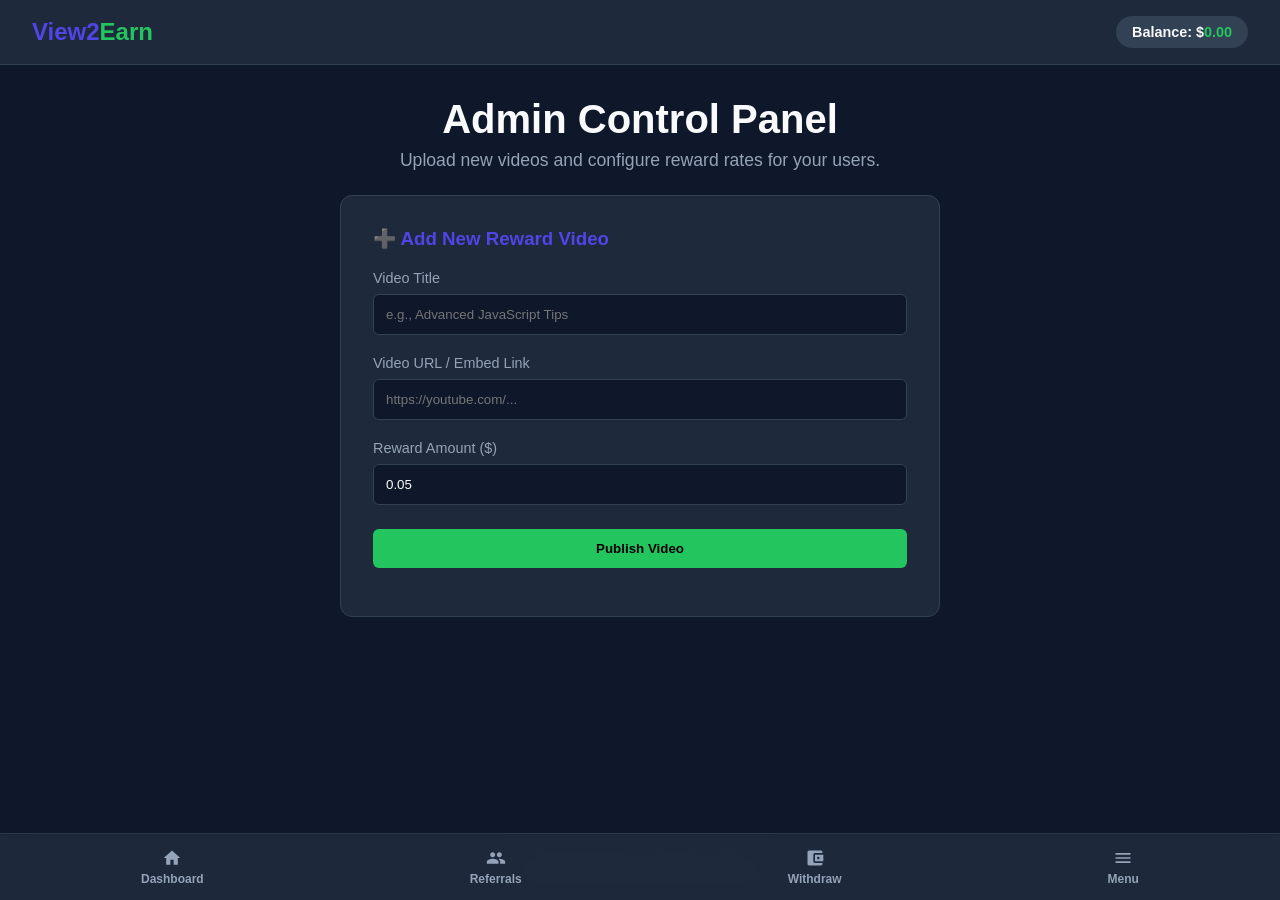
<file: admin.html>
<!DOCTYPE html>
<html lang="en">
<head>
    <meta charset="UTF-8">
    <meta name="viewport" content="width=device-width, initial-scale=1.0">
    <title>View2Earn - Admin Panel</title>
    <link rel="stylesheet" href="style.css">
</head>
<body>

        <header>
        <div class="logo">View2<span>Earn</span></div>
        <div class="wallet-badge">Balance: $<span id="balance">0.00</span></div>
    </header>


    <main>
        <div class="hero" style="margin-bottom: 1.5rem;">
            <h1>Admin Control Panel</h1>
            <p>Upload new videos and configure reward rates for your users.</p>
        </div>

        <div style="max-width: 600px; margin: 0 auto; background-color: var(--card-bg); padding: 2rem; border-radius: 12px; border: 1px solid #334155; margin-bottom: 2rem;">
            <h3 style="margin-bottom: 1.25rem; color: var(--primary);">➕ Add New Reward Video</h3>
            
            <div style="margin-bottom: 1.25rem;">
                <label style="display: block; margin-bottom: 0.5rem; font-size: 0.9rem; color: var(--text-muted);">Video Title</label>
                <input type="text" id="admin-title" placeholder="e.g., Advanced JavaScript Tips" style="width: 100%; padding: 0.75rem; border-radius: 6px; background-color: #0f172a; color: white; border: 1px solid #334155;">
            </div>

            <div style="margin-bottom: 1.25rem;">
                <label style="display: block; margin-bottom: 0.5rem; font-size: 0.9rem; color: var(--text-muted);">Video URL / Embed Link</label>
                <input type="text" id="admin-url" placeholder="https://youtube.com/..." style="width: 100%; padding: 0.75rem; border-radius: 6px; background-color: #0f172a; color: white; border: 1px solid #334155;">
            </div>

            <div style="margin-bottom: 1.5rem;">
                <label style="display: block; margin-bottom: 0.5rem; font-size: 0.9rem; color: var(--text-muted);">Reward Amount ($)</label>
                <input type="number" id="admin-reward" step="0.01" value="0.05" style="width: 100%; padding: 0.75rem; border-radius: 6px; background-color: #0f172a; color: white; border: 1px solid #334155;">
            </div>

            <button onclick="addNewVideo()" class="watch-btn" style="background-color: var(--accent); color: #000;">Publish Video</button>
            <p id="admin-msg" style="text-align: center; margin-top: 1rem; font-size: 0.85rem;"></p>
        </div>
    </main>

        <!-- Bottom Navigation Bar with SVG Icons -->
    <nav class="bottom-nav">
        <a href="index.html" class="bottom-nav-item">
            <svg style="width: 20px; height: 20px; fill: currentColor;" viewBox="0 0 24 24"><path d="M10 20v-6h4v6h5v-8h3L12 3 2 12h3v8z"/></svg>
            Dashboard
        </a>
        <a href="referrals.html" class="bottom-nav-item">
            <svg style="width: 20px; height: 20px; fill: currentColor;" viewBox="0 0 24 24"><path d="M16 11c1.66 0 2.99-1.34 2.99-3S17.66 5 16 5c-1.66 0-3 1.34-3 3s1.34 3 3 3zm-8 0c1.66 0 2.99-1.34 2.99-3S9.66 5 8 5C6.34 5 5 6.34 5 8s1.34 3 3 3zm0 2c-2.33 0-7 1.17-7 3.5V19h14v-2.5c0-2.33-4.67-3.5-7-3.5zm8 0c-.29 0-.62.02-.97.05 1.16.84 1.97 1.97 1.97 3.45V19h6v-2.5c0-2.33-4.67-3.5-7-3.5z"/></svg>
            Referrals
        </a>
        <a href="payout.html" class="bottom-nav-item">
            <svg style="width: 20px; height: 20px; fill: currentColor;" viewBox="0 0 24 24"><path d="M21 18v1c0 1.1-.9 2-2 2H5c-1.11 0-2-.9-2-2V5c0-1.1.89-2 2-2h14c1.1 0 2 .9 2 2v1h-9c-1.11 0-2 .9-2 2v8c0 1.1.89 2 2 2h9zm-9-2h10V8H12v8zm4-2.5c-.83 0-1.5-.67-1.5-1.5s.67-1.5 1.5-1.5 1.5.67 1.5 1.5-.67 1.5-1.5 1.5z"/></svg>
            Withdraw
        </a>
        <a href="menu.html" class="bottom-nav-item">
            <!-- Menu Hamburger SVG Icon -->
            <svg style="width: 20px; height: 20px; fill: currentColor;" viewBox="0 0 24 24"><path d="M3 18h18v-2H3v2zm0-5h18v-2H3v2zm0-7v2h18V6H3z"/></svg>
            Menu
        </a>
    </nav>

    <footer>
        <p>&copy; 2026 View2Earn. All rights reserved.</p>
    </footer>

    <script>
        let balance = parseFloat(localStorage.getItem('userBalance')) || 0.00;
        document.getElementById('balance').innerText = balance.toFixed(2);

        function addNewVideo() {
            const title = document.getElementById('admin-title').value;
            const url = document.getElementById('admin-url').value;
            const reward = document.getElementById('admin-reward').value;
            const msg = document.getElementById('admin-msg');

            if (!title || !url) {
                msg.style.color = "#ef4444";
                msg.innerText = "Please fill in all video details.";
                return;
            }

            // Save video to local storage list so index.html can load it dynamically
            let customVideos = JSON.parse(localStorage.getItem('customVideos')) || [];
            customVideos.push({ title, url, reward: parseFloat(reward).toFixed(2) });
            localStorage.setItem('customVideos', JSON.stringify(customVideos));

            msg.style.color = "#22c55e";
            msg.innerText = "Success! Video published to the platform.";
            
            document.getElementById('admin-title').value = '';
            document.getElementById('admin-url').value = '';
        }
    </script>
</body>
</html>
</file>
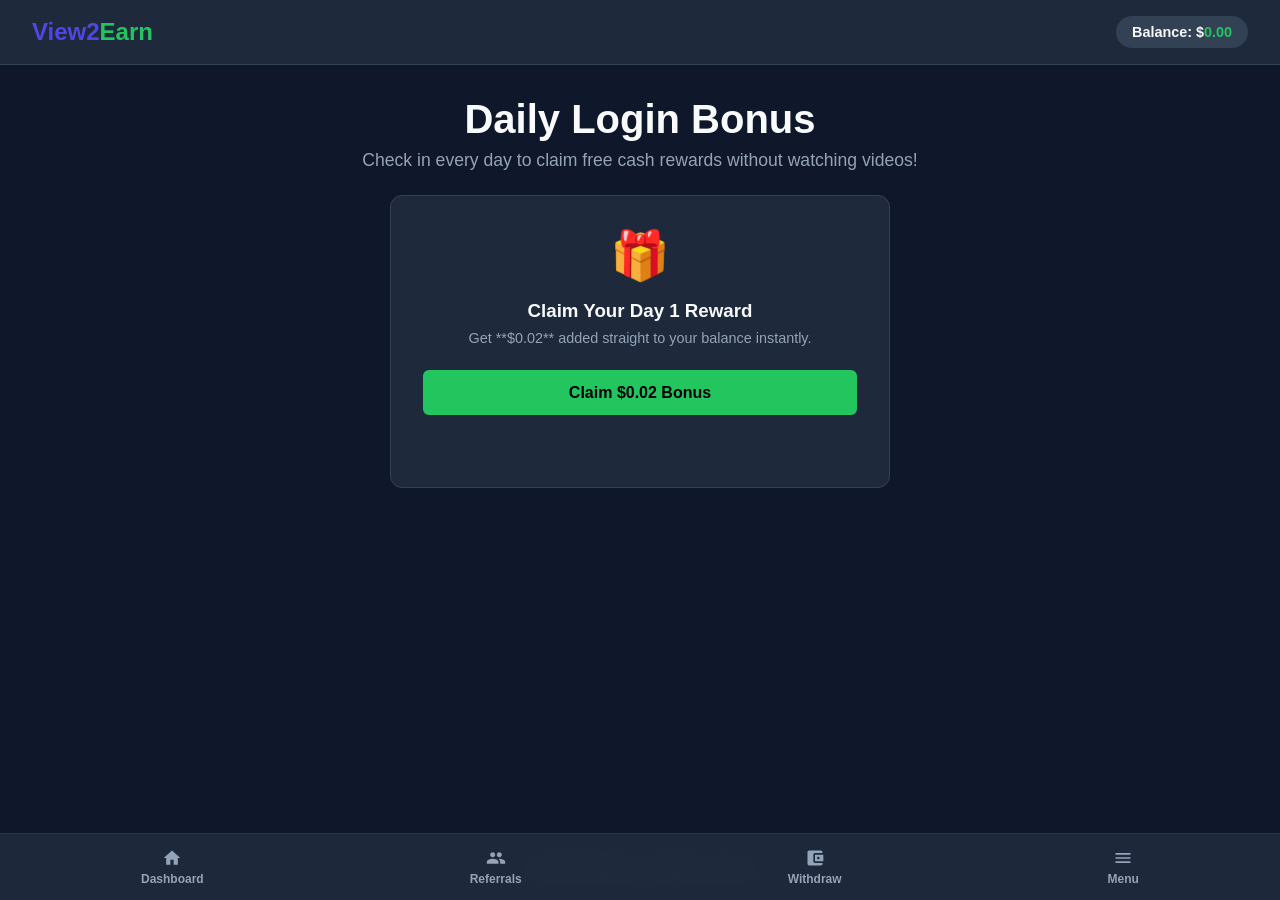
<file: bonus.html>
<!DOCTYPE html>
<html lang="en">
<head>
    <meta charset="UTF-8">
    <meta name="viewport" content="width=device-width, initial-scale=1.0">
    <title>View2Earn - Daily Bonus</title>
    <link rel="stylesheet" href="style.css">
</head>
<body>

        <header>
        <div class="logo">View2<span>Earn</span></div>
        <div class="wallet-badge">Balance: $<span id="balance">0.00</span></div>
    </header>


    <main>
        <div class="hero" style="margin-bottom: 1.5rem;">
            <h1>Daily Login Bonus</h1>
            <p>Check in every day to claim free cash rewards without watching videos!</p>
        </div>

        <div style="max-width: 500px; margin: 0 auto; background-color: var(--card-bg); padding: 2rem; border-radius: 12px; border: 1px solid #334155; text-align: center;">
            <div style="font-size: 3rem; margin-bottom: 1rem;">🎁</div>
            <h3 style="margin-bottom: 0.5rem; color: var(--text);">Claim Your Day 1 Reward</h3>
            <p style="color: var(--text-muted); font-size: 0.9rem; margin-bottom: 1.5rem;">Get **$0.02** added straight to your balance instantly.</p>
            
            <button id="claim-btn" onclick="claimDailyBonus()" class="watch-btn" style="background-color: var(--accent); color: #000; font-size: 1rem; padding: 0.85rem;">Claim $0.02 Bonus</button>
            <p id="bonus-msg" style="margin-top: 1rem; font-size: 0.85rem; height: 1.5rem;"></p>
        </div>
    </main>

        <!-- Bottom Navigation Bar with SVG Icons -->
    <nav class="bottom-nav">
        <a href="index.html" class="bottom-nav-item">
            <svg style="width: 20px; height: 20px; fill: currentColor;" viewBox="0 0 24 24"><path d="M10 20v-6h4v6h5v-8h3L12 3 2 12h3v8z"/></svg>
            Dashboard
        </a>
        <a href="referrals.html" class="bottom-nav-item">
            <svg style="width: 20px; height: 20px; fill: currentColor;" viewBox="0 0 24 24"><path d="M16 11c1.66 0 2.99-1.34 2.99-3S17.66 5 16 5c-1.66 0-3 1.34-3 3s1.34 3 3 3zm-8 0c1.66 0 2.99-1.34 2.99-3S9.66 5 8 5C6.34 5 5 6.34 5 8s1.34 3 3 3zm0 2c-2.33 0-7 1.17-7 3.5V19h14v-2.5c0-2.33-4.67-3.5-7-3.5zm8 0c-.29 0-.62.02-.97.05 1.16.84 1.97 1.97 1.97 3.45V19h6v-2.5c0-2.33-4.67-3.5-7-3.5z"/></svg>
            Referrals
        </a>
        <a href="payout.html" class="bottom-nav-item">
            <svg style="width: 20px; height: 20px; fill: currentColor;" viewBox="0 0 24 24"><path d="M21 18v1c0 1.1-.9 2-2 2H5c-1.11 0-2-.9-2-2V5c0-1.1.89-2 2-2h14c1.1 0 2 .9 2 2v1h-9c-1.11 0-2 .9-2 2v8c0 1.1.89 2 2 2h9zm-9-2h10V8H12v8zm4-2.5c-.83 0-1.5-.67-1.5-1.5s.67-1.5 1.5-1.5 1.5.67 1.5 1.5-.67 1.5-1.5 1.5z"/></svg>
            Withdraw
        </a>
        <a href="menu.html" class="bottom-nav-item">
            <!-- Menu Hamburger SVG Icon -->
            <svg style="width: 20px; height: 20px; fill: currentColor;" viewBox="0 0 24 24"><path d="M3 18h18v-2H3v2zm0-5h18v-2H3v2zm0-7v2h18V6H3z"/></svg>
            Menu
        </a>
    </nav>

    <footer>
        <p>&copy; 2026 View2Earn. All rights reserved.</p>
    </footer>

    <script>
        let balance = parseFloat(localStorage.getItem('userBalance')) || 0.00;
        document.getElementById('balance').innerText = balance.toFixed(2);

        // Check if already claimed today
        let lastClaimDate = localStorage.getItem('lastClaimDate');
        let today = new Date().toDateString();
        
        if (lastClaimDate === today) {
            disableClaimButton();
        }

        function claimDailyBonus() {
            if (lastClaimDate === today) return;

            balance += 0.02;
            localStorage.setItem('userBalance', balance);
            localStorage.setItem('lastClaimDate', today);
            
            document.getElementById('balance').innerText = balance.toFixed(2);

            // Add to history log
            let history = JSON.parse(localStorage.getItem('userHistory')) || [];
            history.unshift({ title: "Daily Login Bonus", type: "earned", amount: "0.02", date: "Today" });
            localStorage.setItem('userHistory', JSON.stringify(history));

            disableClaimButton();
            
            const msg = document.getElementById('bonus-msg');
            msg.style.color = "#22c55e";
            msg.innerText = "Success! $0.02 added to your wallet.";
        }

        function disableClaimButton() {
            const btn = document.getElementById('claim-btn');
            btn.disabled = true;
            btn.style.backgroundColor = "#334155";
            btn.style.color = "#94a3b8";
            btn.innerText = "Already Claimed Today!";
        }
    </script>
</body>
</html>
</file>
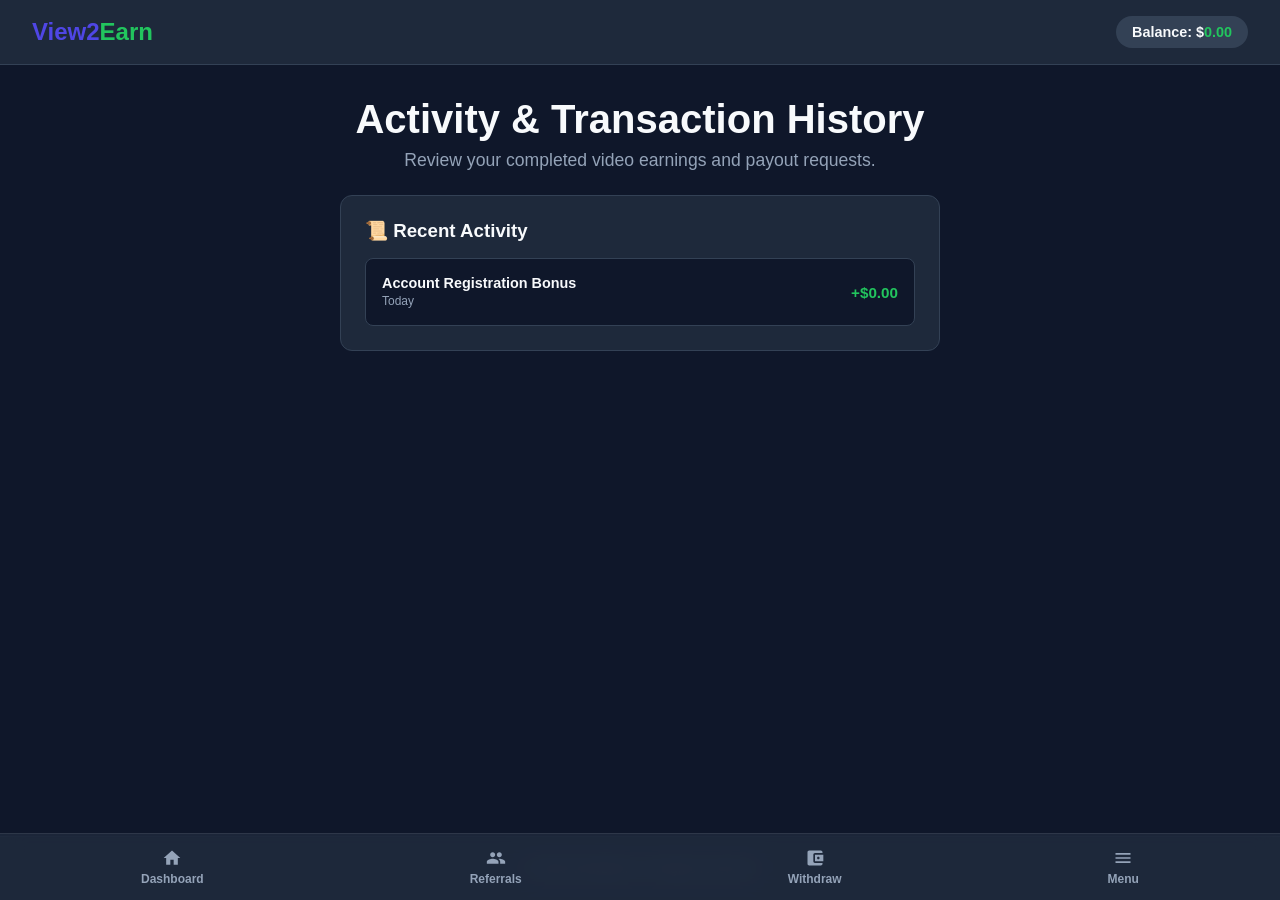
<file: history.html>
<!DOCTYPE html>
<html lang="en">
<head>
    <meta charset="UTF-8">
    <meta name="viewport" content="width=device-width, initial-scale=1.0">
    <title>View2Earn - History & Ledger</title>
    <link rel="stylesheet" href="style.css">
</head>
<body>

        <header>
        <div class="logo">View2<span>Earn</span></div>
        <div class="wallet-badge">Balance: $<span id="balance">0.00</span></div>
    </header>

    <main>
        <div class="hero" style="margin-bottom: 1.5rem;">
            <h1>Activity & Transaction History</h1>
            <p>Review your completed video earnings and payout requests.</p>
        </div>

        <div style="max-width: 600px; margin: 0 auto; background-color: var(--card-bg); padding: 1.5rem; border-radius: 12px; border: 1px solid #334155;">
            <h3 style="margin-bottom: 1rem; color: var(--text);">📜 Recent Activity</h3>
            
            <div id="history-list" style="display: flex; flex-direction: column; gap: 0.75rem;">
                <!-- History items will load here dynamically -->
                <div style="padding: 1rem; background-color: #0f172a; border-radius: 8px; border: 1px solid #334155; display: flex; justify-content: space-between; align-items: center;">
                    <div>
                        <strong style="font-size: 0.9rem; display: block; color: var(--text);">Welcome Bonus</strong>
                        <span style="font-size: 0.75rem; color: var(--text-muted);">Account Created</span>
                    </div>
                    <span style="color: var(--accent); font-weight: bold; font-size: 0.95rem;">+$0.00</span>
                </div>
            </div>
        </div>
    </main>

        <!-- Bottom Navigation Bar with SVG Icons -->
    <nav class="bottom-nav">
        <a href="index.html" class="bottom-nav-item">
            <svg style="width: 20px; height: 20px; fill: currentColor;" viewBox="0 0 24 24"><path d="M10 20v-6h4v6h5v-8h3L12 3 2 12h3v8z"/></svg>
            Dashboard
        </a>
        <a href="referrals.html" class="bottom-nav-item">
            <svg style="width: 20px; height: 20px; fill: currentColor;" viewBox="0 0 24 24"><path d="M16 11c1.66 0 2.99-1.34 2.99-3S17.66 5 16 5c-1.66 0-3 1.34-3 3s1.34 3 3 3zm-8 0c1.66 0 2.99-1.34 2.99-3S9.66 5 8 5C6.34 5 5 6.34 5 8s1.34 3 3 3zm0 2c-2.33 0-7 1.17-7 3.5V19h14v-2.5c0-2.33-4.67-3.5-7-3.5zm8 0c-.29 0-.62.02-.97.05 1.16.84 1.97 1.97 1.97 3.45V19h6v-2.5c0-2.33-4.67-3.5-7-3.5z"/></svg>
            Referrals
        </a>
        <a href="payout.html" class="bottom-nav-item">
            <svg style="width: 20px; height: 20px; fill: currentColor;" viewBox="0 0 24 24"><path d="M21 18v1c0 1.1-.9 2-2 2H5c-1.11 0-2-.9-2-2V5c0-1.1.89-2 2-2h14c1.1 0 2 .9 2 2v1h-9c-1.11 0-2 .9-2 2v8c0 1.1.89 2 2 2h9zm-9-2h10V8H12v8zm4-2.5c-.83 0-1.5-.67-1.5-1.5s.67-1.5 1.5-1.5 1.5.67 1.5 1.5-.67 1.5-1.5 1.5z"/></svg>
            Withdraw
        </a>
        <a href="menu.html" class="bottom-nav-item">
            <!-- Menu Hamburger SVG Icon -->
            <svg style="width: 20px; height: 20px; fill: currentColor;" viewBox="0 0 24 24"><path d="M3 18h18v-2H3v2zm0-5h18v-2H3v2zm0-7v2h18V6H3z"/></svg>
            Menu
        </a>
    </nav>

    <footer>
        <p>&copy; 2026 View2Earn. All rights reserved.</p>
    </footer>

    <script>
        let balance = parseFloat(localStorage.getItem('userBalance')) || 0.00;
        document.getElementById('balance').innerText = balance.toFixed(2);

        // Load transaction history from localStorage if available
        let history = JSON.parse(localStorage.getItem('userHistory')) || [
            { title: "Account Registration Bonus", type: "earned", amount: "0.00", date: "Today" }
        ];

        let historyContainer = document.getElementById('history-list');
        historyContainer.innerHTML = '';

        history.forEach(item => {
            let isPositive = item.type === 'earned';
            let color = isPositive ? 'var(--accent)' : '#ef4444';
            let sign = isPositive ? '+' : '-';

            historyContainer.innerHTML += `
                <div style="padding: 1rem; background-color: #0f172a; border-radius: 8px; border: 1px solid #334155; display: flex; justify-content: space-between; align-items: center;">
                    <div>
                        <strong style="font-size: 0.9rem; display: block; color: var(--text);">${item.title}</strong>
                        <span style="font-size: 0.75rem; color: var(--text-muted);">${item.date || 'Recent'}</span>
                    </div>
                    <span style="color: ${color}; font-weight: bold; font-size: 0.95rem;">${sign}$${item.amount}</span>
                </div>
            `;
        });
    </script>
</body>
</html>
</file>
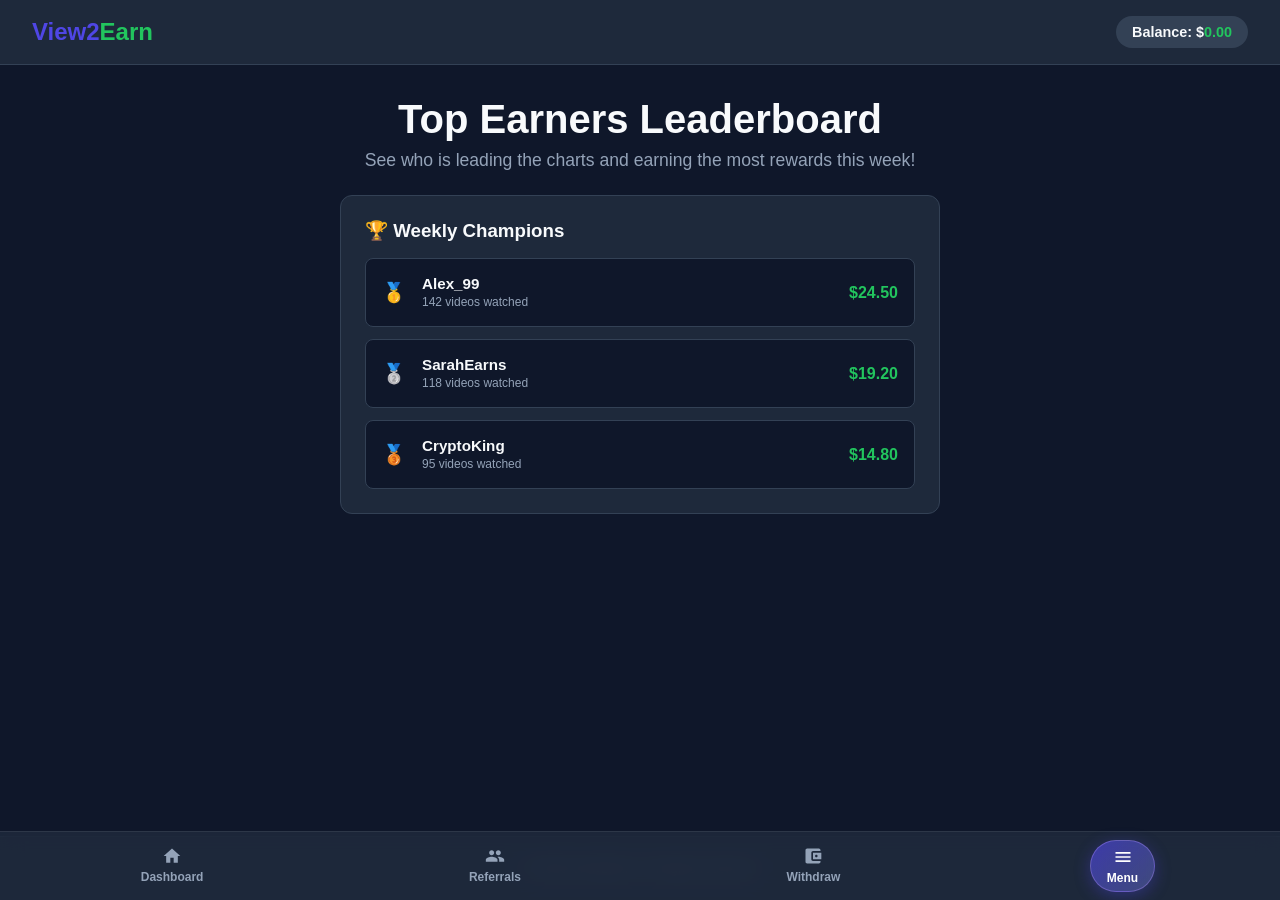
<file: leaderboard.html>
<!DOCTYPE html>
<html lang="en">
<head>
    <meta charset="UTF-8">
    <meta name="viewport" content="width=device-width, initial-scale=1.0">
    <title>View2Earn - Leaderboard</title>
    <link rel="stylesheet" href="style.css">
</head>
<body>

    <header>
        <div class="logo">View2<span>Earn</span></div>
        <div class="wallet-badge">Balance: $<span id="balance">0.00</span></div>
    </header>

    <main>
        <div class="hero" style="margin-bottom: 1.5rem;">
            <h1>Top Earners Leaderboard</h1>
            <p>See who is leading the charts and earning the most rewards this week!</p>
        </div>

        <div style="max-width: 600px; margin: 0 auto; background-color: var(--card-bg); padding: 1.5rem; border-radius: 12px; border: 1px solid #334155;">
            <h3 style="margin-bottom: 1rem; color: var(--text);">🏆 Weekly Champions</h3>
            
            <div style="display: flex; flex-direction: column; gap: 0.75rem;">
                <!-- Rank 1 -->
                <div style="padding: 1rem; background-color: #0f172a; border-radius: 8px; border: 1px solid #334155; display: flex; justify-content: space-between; align-items: center;">
                    <div style="display: flex; align-items: center; gap: 1rem;">
                        <span style="font-size: 1.2rem; font-weight: bold; color: #eab308;">🥇</span>
                        <div>
                            <strong style="font-size: 0.95rem; display: block; color: var(--text);">Alex_99</strong>
                            <span style="font-size: 0.75rem; color: var(--text-muted);">142 videos watched</span>
                        </div>
                    </div>
                    <span style="color: var(--accent); font-weight: bold; font-size: 1rem;">$24.50</span>
                </div>

                <!-- Rank 2 -->
                <div style="padding: 1rem; background-color: #0f172a; border-radius: 8px; border: 1px solid #334155; display: flex; justify-content: space-between; align-items: center;">
                    <div style="display: flex; align-items: center; gap: 1rem;">
                        <span style="font-size: 1.2rem; font-weight: bold; color: #94a3b8;">🥈</span>
                        <div>
                            <strong style="font-size: 0.95rem; display: block; color: var(--text);">SarahEarns</strong>
                            <span style="font-size: 0.75rem; color: var(--text-muted);">118 videos watched</span>
                        </div>
                    </div>
                    <span style="color: var(--accent); font-weight: bold; font-size: 1rem;">$19.20</span>
                </div>

                <!-- Rank 3 -->
                <div style="padding: 1rem; background-color: #0f172a; border-radius: 8px; border: 1px solid #334155; display: flex; justify-content: space-between; align-items: center;">
                    <div style="display: flex; align-items: center; gap: 1rem;">
                        <span style="font-size: 1.2rem; font-weight: bold; color: #b45309;">🥉</span>
                        <div>
                            <strong style="font-size: 0.95rem; display: block; color: var(--text);">CryptoKing</strong>
                            <span style="font-size: 0.75rem; color: var(--text-muted);">95 videos watched</span>
                        </div>
                    </div>
                    <span style="color: var(--accent); font-weight: bold; font-size: 1rem;">$14.80</span>
                </div>
            </div>
        </div>
    </main>

    <!-- Bottom Navigation Bar with SVG Icons -->
    <nav class="bottom-nav">
        <a href="index.html" class="bottom-nav-item">
            <svg style="width: 20px; height: 20px; fill: currentColor;" viewBox="0 0 24 24"><path d="M10 20v-6h4v6h5v-8h3L12 3 2 12h3v8z"/></svg>
            Dashboard
        </a>
        <a href="referrals.html" class="bottom-nav-item">
            <svg style="width: 20px; height: 20px; fill: currentColor;" viewBox="0 0 24 24"><path d="M16 11c1.66 0 2.99-1.34 2.99-3S17.66 5 16 5c-1.66 0-3 1.34-3 3s1.34 3 3 3zm-8 0c1.66 0 2.99-1.34 2.99-3S9.66 5 8 5C6.34 5 5 6.34 5 8s1.34 3 3 3zm0 2c-2.33 0-7 1.17-7 3.5V19h14v-2.5c0-2.33-4.67-3.5-7-3.5zm8 0c-.29 0-.62.02-.97.05 1.16.84 1.97 1.97 1.97 3.45V19h6v-2.5c0-2.33-4.67-3.5-7-3.5z"/></svg>
            Referrals
        </a>
        <a href="payout.html" class="bottom-nav-item">
            <svg style="width: 20px; height: 20px; fill: currentColor;" viewBox="0 0 24 24"><path d="M21 18v1c0 1.1-.9 2-2 2H5c-1.11 0-2-.9-2-2V5c0-1.1.89-2 2-2h14c1.1 0 2 .9 2 2v1h-9c-1.11 0-2 .9-2 2v8c0 1.1.89 2 2 2h9zm-9-2h10V8H12v8zm4-2.5c-.83 0-1.5-.67-1.5-1.5s.67-1.5 1.5-1.5 1.5.67 1.5 1.5-.67 1.5-1.5 1.5z"/></svg>
            Withdraw
        </a>
        <a href="menu.html" class="bottom-nav-item active">
            <svg style="width: 20px; height: 20px; fill: currentColor;" viewBox="0 0 24 24"><path d="M3 18h18v-2H3v2zm0-5h18v-2H3v2zm0-7v2h18V6H3z"/></svg>
            Menu
        </a>
    </nav>

    <footer>
        <p>&copy; 2026 View2Earn. All rights reserved.</p>
    </footer>

    <script>
        let balance = parseFloat(localStorage.getItem('userBalance')) || 0.00;
        document.getElementById('balance').innerText = balance.toFixed(2);
    </script>
</body>
</html>
</file>
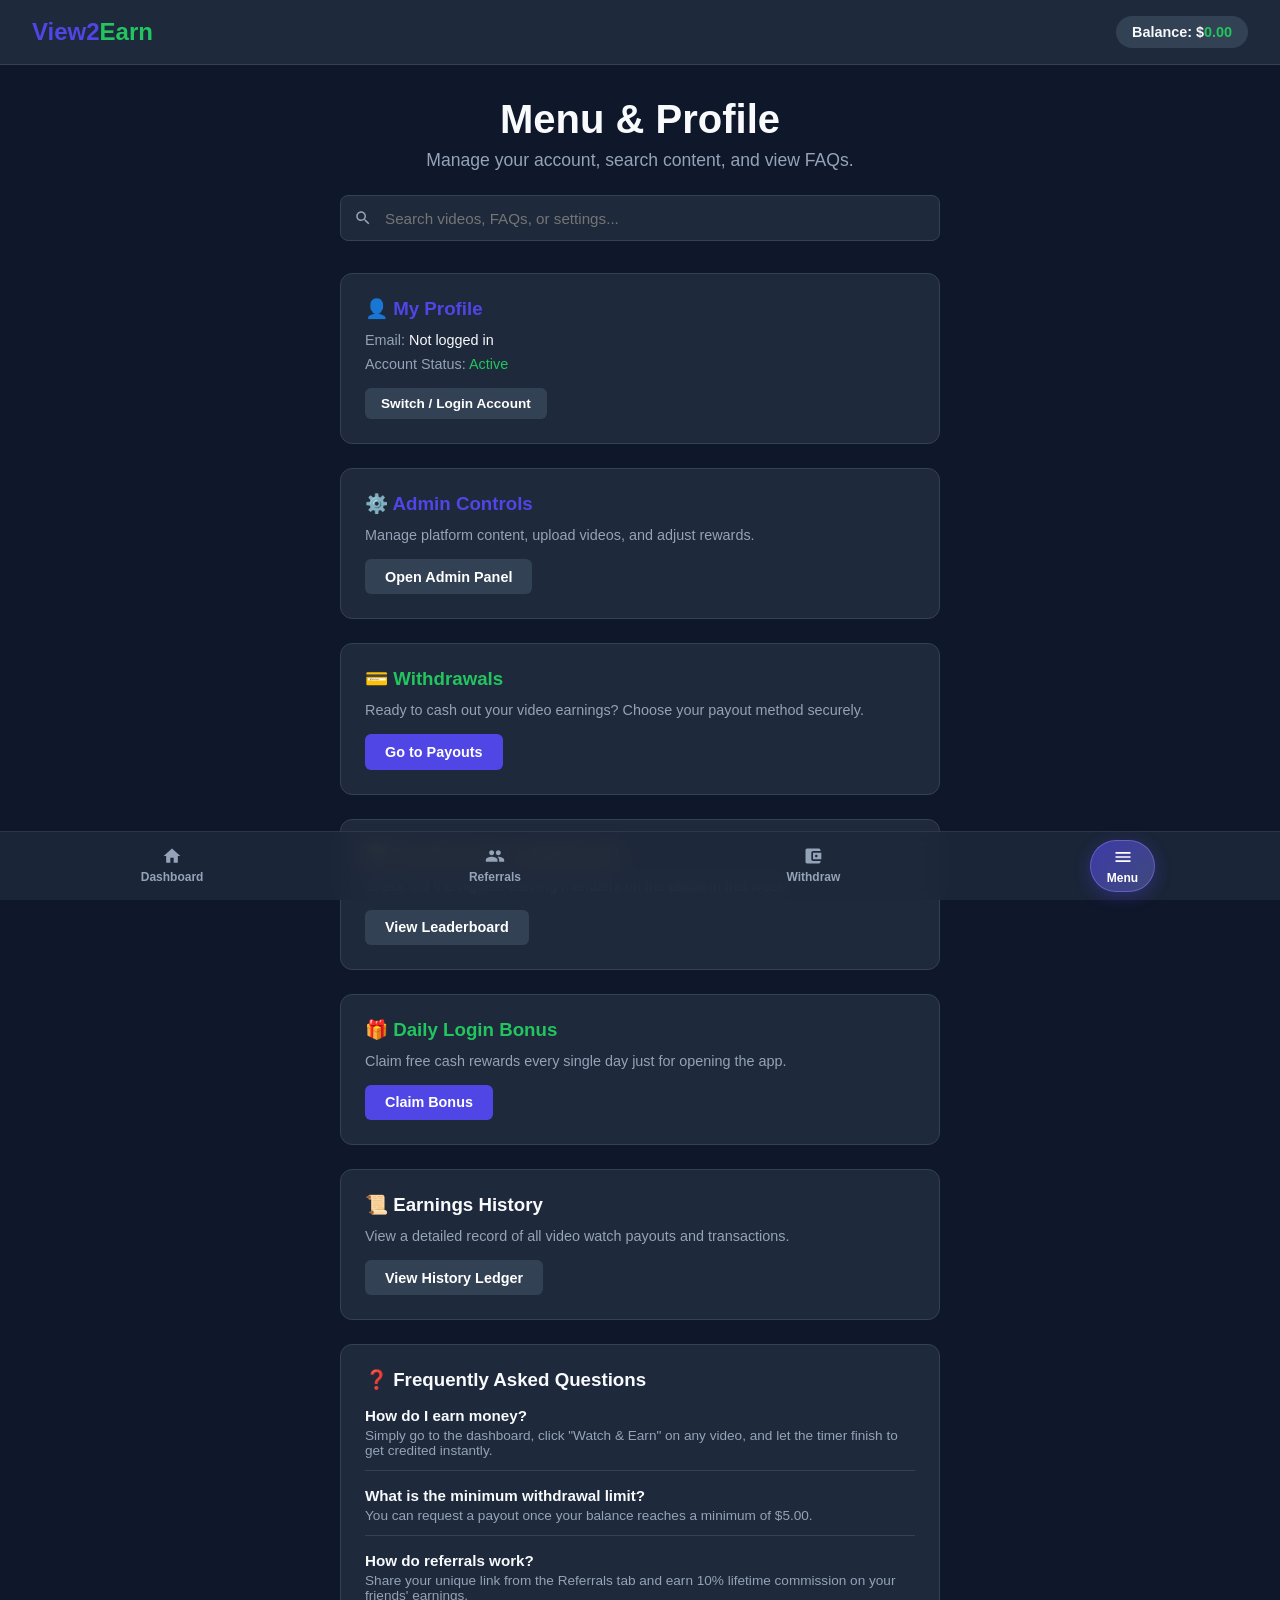
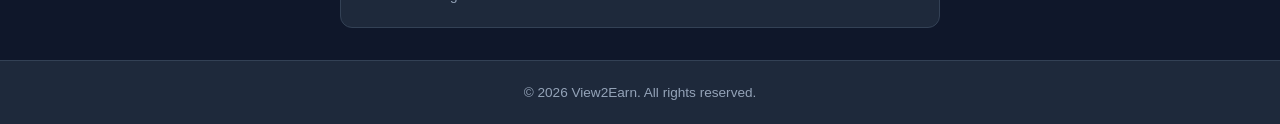
<file: menu.html>
<!DOCTYPE html>
<html lang="en">
<head>
    <meta charset="UTF-8">
    <meta name="viewport" content="width=device-width, initial-scale=1.0">
    <title>View2Earn - Menu & Profile</title>
    <link rel="stylesheet" href="style.css">
</head>
<body>

    <header>
        <div class="logo">View2<span>Earn</span></div>
        <div class="wallet-badge">Balance: $<span id="balance">0.00</span></div>
    </header>

    <main>
        <div class="hero" style="margin-bottom: 1.5rem;">
            <h1>Menu & Profile</h1>
            <p>Manage your account, search content, and view FAQs.</p>
        </div>

                <!-- Search Bar Section with SVG Icon -->
        <div style="max-width: 600px; margin: 0 auto 2rem auto; position: relative;">
            <svg style="position: absolute; left: 14px; top: 50%; transform: translateY(-50%); width: 18px; height: 18px; fill: var(--text-muted);" viewBox="0 0 24 24">
                <path d="M15.5 14h-.79l-.28-.27C15.41 12.59 16 11.11 16 9.5 16 5.91 13.09 3 9.5 3S3 5.91 3 9.5 5.91 16 9.5 16c1.61 0 3.09-.59 4.23-1.57l.27.28v.79l5 4.99L20.49 19l-4.99-5zm-6 0C7.01 14 5 11.99 5 9.5S7.01 5 9.5 5 14 7.01 14 9.5 11.99 14 9.5 14z"/>
            </svg>
            <input type="text" id="app-search" placeholder="Search videos, FAQs, or settings..." onkeyup="filterContent()" style="width: 100%; padding: 0.85rem 1rem 0.85rem 2.75rem; border-radius: 8px; background-color: var(--card-bg); color: white; border: 1px solid #334155; font-size: 0.95rem;">
        </div>


        <div style="max-width: 600px; margin: 0 auto; display: flex; flex-direction: column; gap: 1.5rem;">
            
            <!-- Profile Card -->
            <div style="background-color: var(--card-bg); padding: 1.5rem; border-radius: 12px; border: 1px solid #334155;">
                <h3 style="margin-bottom: 0.75rem; color: var(--primary);">👤 My Profile</h3>
                <p style="color: var(--text-muted); font-size: 0.9rem; margin-bottom: 0.5rem;">Email: <span id="profile-email" style="color: var(--text);">Not logged in</span></p>
                <p style="color: var(--text-muted); font-size: 0.9rem; margin-bottom: 1rem;">Account Status: <span style="color: var(--accent);">Active</span></p>
                <a href="login.html" style="display: inline-block; background-color: #334155; color: white; padding: 0.5rem 1rem; border-radius: 6px; text-decoration: none; font-size: 0.85rem; font-weight: 600;">Switch / Login Account</a>
            </div>

            <!-- Admin Panel Shortcut -->
            <div style="background-color: var(--card-bg); padding: 1.5rem; border-radius: 12px; border: 1px solid #334155;">
                <h3 style="margin-bottom: 0.75rem; color: var(--primary);">⚙️ Admin Controls</h3>
                <p style="color: var(--text-muted); font-size: 0.9rem; margin-bottom: 1rem;">Manage platform content, upload videos, and adjust rewards.</p>
                <a href="admin.html" style="display: inline-block; background-color: #334155; color: white; padding: 0.6rem 1.25rem; border-radius: 6px; text-decoration: none; font-size: 0.9rem; font-weight: bold;">Open Admin Panel</a>
            </div>
        
            <!-- Quick Withdraw Card -->
            <div style="background-color: var(--card-bg); padding: 1.5rem; border-radius: 12px; border: 1px solid #334155;">
                <h3 style="margin-bottom: 0.75rem; color: var(--accent);">💳 Withdrawals</h3>
                <p style="color: var(--text-muted); font-size: 0.9rem; margin-bottom: 1rem;">Ready to cash out your video earnings? Choose your payout method securely.</p>
                <a href="payout.html" style="display: inline-block; background-color: var(--primary); color: white; padding: 0.6rem 1.25rem; border-radius: 6px; text-decoration: none; font-size: 0.9rem; font-weight: bold;">Go to Payouts</a>
            </div>
            
            <!-- Leaderboard Shortcut Card -->
            <div style="background-color: var(--card-bg); padding: 1.5rem; border-radius: 12px; border: 1px solid #334155;">
                <h3 style="margin-bottom: 0.75rem; color: #eab308;">🏆 Top Earners Leaderboard</h3>
                <p style="color: var(--text-muted); font-size: 0.9rem; margin-bottom: 1rem;">Check out the highest-earning members on the platform this week.</p>
                <a href="leaderboard.html" style="display: inline-block; background-color: #334155; color: white; padding: 0.6rem 1.25rem; border-radius: 6px; text-decoration: none; font-size: 0.9rem; font-weight: bold;">View Leaderboard</a>
            </div>

            <!-- Daily Bonus Shortcut Card -->
            <div style="background-color: var(--card-bg); padding: 1.5rem; border-radius: 12px; border: 1px solid #334155;">
                <h3 style="margin-bottom: 0.75rem; color: var(--accent);">🎁 Daily Login Bonus</h3>
                <p style="color: var(--text-muted); font-size: 0.9rem; margin-bottom: 1rem;">Claim free cash rewards every single day just for opening the app.</p>
                <a href="bonus.html" style="display: inline-block; background-color: var(--primary); color: white; padding: 0.6rem 1.25rem; border-radius: 6px; text-decoration: none; font-size: 0.9rem; font-weight: bold;">Claim Bonus</a>
            </div>
            
            <!-- History Shortcut Card -->
            <div style="background-color: var(--card-bg); padding: 1.5rem; border-radius: 12px; border: 1px solid #334155;">
                <h3 style="margin-bottom: 0.75rem; color: var(--text);">📜 Earnings History</h3>
                <p style="color: var(--text-muted); font-size: 0.9rem; margin-bottom: 1rem;">View a detailed record of all video watch payouts and transactions.</p>
                <a href="history.html" style="display: inline-block; background-color: #334155; color: white; padding: 0.6rem 1.25rem; border-radius: 6px; text-decoration: none; font-size: 0.9rem; font-weight: bold;">View History Ledger</a>
            </div>

            <!-- FAQ Section -->
            <div style="background-color: var(--card-bg); padding: 1.5rem; border-radius: 12px; border: 1px solid #334155;" id="faq-section">
                <h3 style="margin-bottom: 1rem; color: var(--text);">❓ Frequently Asked Questions</h3>
                
                <div style="margin-bottom: 1rem; border-bottom: 1px solid #334155; padding-bottom: 0.75rem;">
                    <strong style="font-size: 0.95rem; display: block; margin-bottom: 0.25rem;">How do I earn money?</strong>
                    <p style="color: var(--text-muted); font-size: 0.85rem;">Simply go to the dashboard, click "Watch & Earn" on any video, and let the timer finish to get credited instantly.</p>
                </div>

                <div style="margin-bottom: 1rem; border-bottom: 1px solid #334155; padding-bottom: 0.75rem;">
                    <strong style="font-size: 0.95rem; display: block; margin-bottom: 0.25rem;">What is the minimum withdrawal limit?</strong>
                    <p style="color: var(--text-muted); font-size: 0.85rem;">You can request a payout once your balance reaches a minimum of $5.00.</p>
                </div>

                <div>
                    <strong style="font-size: 0.95rem; display: block; margin-bottom: 0.25rem;">How do referrals work?</strong>
                    <p style="color: var(--text-muted); font-size: 0.85rem;">Share your unique link from the Referrals tab and earn 10% lifetime commission on your friends' earnings.</p>
                </div>
            </div>

        </div>
    </main>

            <!-- Bottom Navigation Bar -->
    <nav class="bottom-nav">
        <!-- Dashboard is active here -->
        <a href="index.html" class="bottom-nav-item">
            <svg style="width: 20px; height: 20px; fill: currentColor;" viewBox="0 0 24 24"><path d="M10 20v-6h4v6h5v-8h3L12 3 2 12h3v8z"/></svg>
            Dashboard
        </a>
        <a href="referrals.html" class="bottom-nav-item">
            <svg style="width: 20px; height: 20px; fill: currentColor;" viewBox="0 0 24 24"><path d="M16 11c1.66 0 2.99-1.34 2.99-3S17.66 5 16 5c-1.66 0-3 1.34-3 3s1.34 3 3 3zm-8 0c1.66 0 2.99-1.34 2.99-3S9.66 5 8 5C6.34 5 5 6.34 5 8s1.34 3 3 3zm0 2c-2.33 0-7 1.17-7 3.5V19h14v-2.5c0-2.33-4.67-3.5-7-3.5zm8 0c-.29 0-.62.02-.97.05 1.16.84 1.97 1.97 1.97 3.45V19h6v-2.5c0-2.33-4.67-3.5-7-3.5z"/></svg>
            Referrals
        </a>
        <a href="payout.html" class="bottom-nav-item">
            <svg style="width: 20px; height: 20px; fill: currentColor;" viewBox="0 0 24 24"><path d="M21 18v1c0 1.1-.9 2-2 2H5c-1.11 0-2-.9-2-2V5c0-1.1.89-2 2-2h14c1.1 0 2 .9 2 2v1h-9c-1.11 0-2 .9-2 2v8c0 1.1.89 2 2 2h9zm-9-2h10V8H12v8zm4-2.5c-.83 0-1.5-.67-1.5-1.5s.67-1.5 1.5-1.5 1.5.67 1.5 1.5-.67 1.5-1.5 1.5z"/></svg>
            Withdraw
        </a>
        <a href="menu.html" class="bottom-nav-item active">
            <svg style="width: 20px; height: 20px; fill: currentColor;" viewBox="0 0 24 24"><path d="M3 18h18v-2H3v2zm0-5h18v-2H3v2zm0-7v2h18V6H3z"/></svg>
            Menu
        </a>
    </nav>

    
    <footer>
        <p>&copy; 2026 View2Earn. All rights reserved.</p>
    </footer>

    <script>
        // Load Balance & Email
        let balance = parseFloat(localStorage.getItem('userBalance')) || 0.00;
        document.getElementById('balance').innerText = balance.toFixed(2);

        let savedEmail = localStorage.getItem('userEmail');
        if(savedEmail) {
            document.getElementById('profile-email').innerText = savedEmail;
        }

        // Simple Search / Filter Function
        function filterContent() {
            let query = document.getElementById('app-search').value.toLowerCase();
            let faqSection = document.getElementById('faq-section');
            
            // Basic filtering feedback for demo purposes
            if(query.includes('withdraw')) {
                faqSection.style.border = "2px solid var(--accent)";
            } else {
                faqSection.style.border = "1px solid #334155";
            }
        }
    </script>
</body>
</html>
</file>
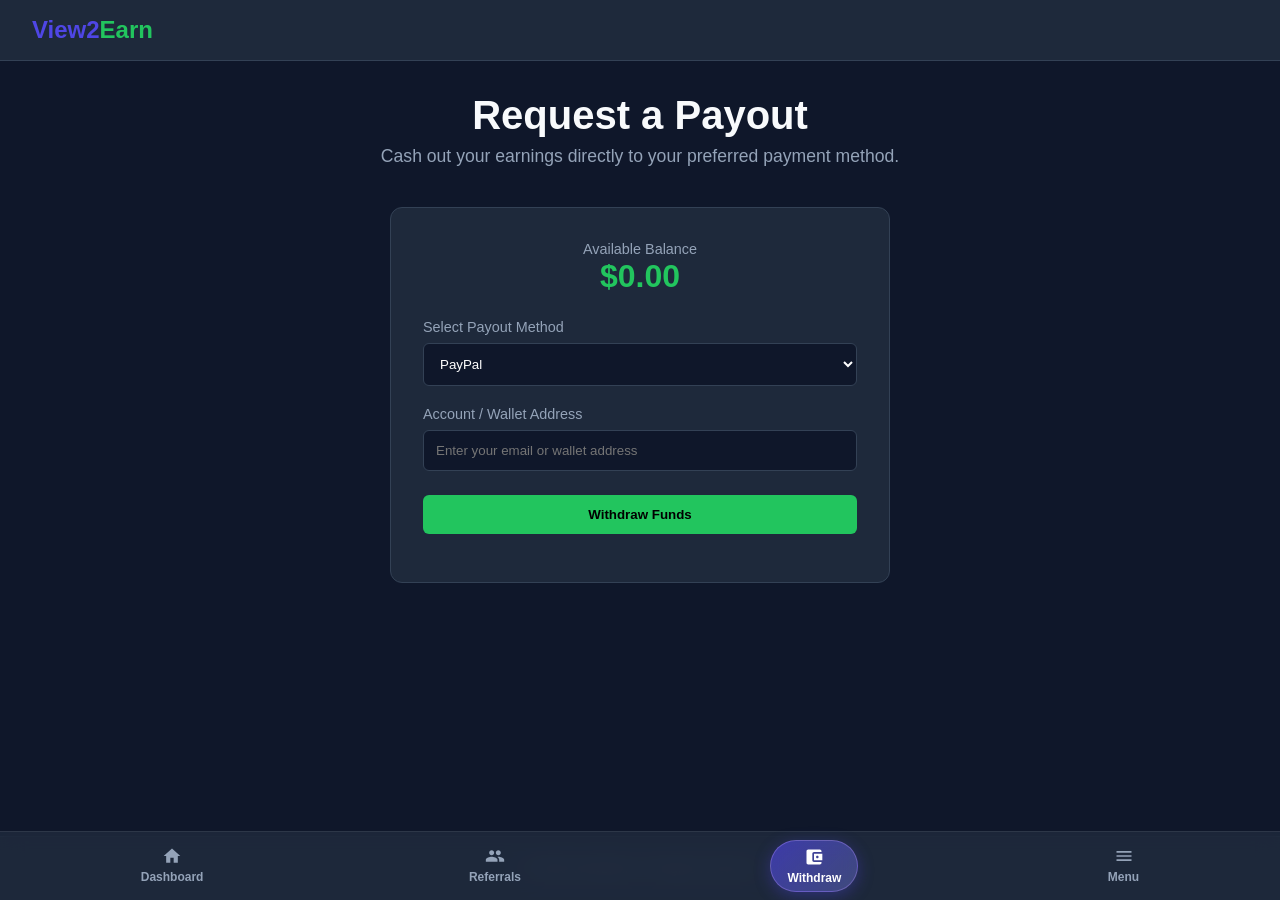
<file: payout.html>
<!DOCTYPE html>
<html lang="en">
<head>
    <meta charset="UTF-8">
    <meta name="viewport" content="width=device-width, initial-scale=1.0">
    <title>View2Earn - Payouts</title>
    <link rel="stylesheet" href="style.css">
</head>
<body>

    <header>
        <div class="logo">View2<span>Earn</span></div>
        
                <!-- Bottom Navigation Bar -->
    <nav class="bottom-nav">
        <a href="index.html" class="bottom-nav-item">
            <svg style="width: 20px; height: 20px; fill: currentColor;" viewBox="0 0 24 24"><path d="M10 20v-6h4v6h5v-8h3L12 3 2 12h3v8z"/></svg>
            Dashboard
        </a>
        <a href="referrals.html" class="bottom-nav-item">
            <svg style="width: 20px; height: 20px; fill: currentColor;" viewBox="0 0 24 24"><path d="M16 11c1.66 0 2.99-1.34 2.99-3S17.66 5 16 5c-1.66 0-3 1.34-3 3s1.34 3 3 3zm-8 0c1.66 0 2.99-1.34 2.99-3S9.66 5 8 5C6.34 5 5 6.34 5 8s1.34 3 3 3zm0 2c-2.33 0-7 1.17-7 3.5V19h14v-2.5c0-2.33-4.67-3.5-7-3.5zm8 0c-.29 0-.62.02-.97.05 1.16.84 1.97 1.97 1.97 3.45V19h6v-2.5c0-2.33-4.67-3.5-7-3.5z"/></svg>
            Referrals
        </a>
        <a href="payout.html" class="bottom-nav-item active">
            <svg style="width: 20px; height: 20px; fill: currentColor;" viewBox="0 0 24 24"><path d="M21 18v1c0 1.1-.9 2-2 2H5c-1.11 0-2-.9-2-2V5c0-1.1.89-2 2-2h14c1.1 0 2 .9 2 2v1h-9c-1.11 0-2 .9-2 2v8c0 1.1.89 2 2 2h9zm-9-2h10V8H12v8zm4-2.5c-.83 0-1.5-.67-1.5-1.5s.67-1.5 1.5-1.5 1.5.67 1.5 1.5-.67 1.5-1.5 1.5z"/></svg>
            Withdraw
        </a>
        <a href="menu.html" class="bottom-nav-item">
            <svg style="width: 20px; height: 20px; fill: currentColor;" viewBox="0 0 24 24"><path d="M3 18h18v-2H3v2zm0-5h18v-2H3v2zm0-7v2h18V6H3z"/></svg>
            Menu
        </a>
    </nav>


    </header>

    <main>
        <div class="hero">
            <h1>Request a Payout</h1>
            <p>Cash out your earnings directly to your preferred payment method.</p>
        </div>

        <div style="max-width: 500px; margin: 0 auto; background-color: var(--card-bg); padding: 2rem; border-radius: 12px; border: 1px solid #334155;">
            <div style="margin-bottom: 1.5rem; text-align: center;">
                <span style="color: var(--text-muted); font-size: 0.9rem;">Available Balance</span>
                <h2 style="font-size: 2rem; color: var(--accent);">$<span id="payout-balance">0.00</span></h2>
            </div>

            <div style="margin-bottom: 1.25rem;">
                <label style="display: block; margin-bottom: 0.5rem; font-size: 0.9rem; color: var(--text-muted);">Select Payout Method</label>
                <select id="payout-method" style="width: 100%; padding: 0.75rem; border-radius: 6px; background-color: #0f172a; color: white; border: 1px solid #334155;">
                    <option value="paypal">PayPal</option>
                    <option value="crypto">Crypto Wallet</option>
                    <option value="bank">Bank Transfer</option>
                </select>
            </div>

            <div style="margin-bottom: 1.5rem;">
                <label style="display: block; margin-bottom: 0.5rem; font-size: 0.9rem; color: var(--text-muted);">Account / Wallet Address</label>
                <input type="text" id="account-details" placeholder="Enter your email or wallet address" style="width: 100%; padding: 0.75rem; border-radius: 6px; background-color: #0f172a; color: white; border: 1px solid #334155;">
            </div>

            <button onclick="requestPayout()" class="watch-btn" style="background-color: var(--accent); color: #000;">Withdraw Funds</button>
            <p id="payout-message" style="text-align: center; margin-top: 1rem; font-size: 0.9rem;"></p>
        </div>
    </main>

    <footer>
        <p>&copy; 2026 View2Earn. All rights reserved.</p>
    </footer>

    <script>
        // Placeholder check for balance demo
        let balance = localStorage.getItem('userBalance') || '0.00';
        document.getElementById('payout-balance').innerText = parseFloat(balance).toFixed(2);

        function requestPayout() {
            const method = document.getElementById('payout-method').value;
            const details = document.getElementById('account-details').value;
            const msg = document.getElementById('payout-message');

            if (!details) {
                msg.style.color = "#ef4444";
                msg.innerText = "Please enter your account details.";
                return;
            }

            msg.style.color = "#22c55e";
            msg.innerText = `Success! Withdrawal request via ${method.toUpperCase()} submitted.`;
        }
    </script>
</body>
</html>
</file>
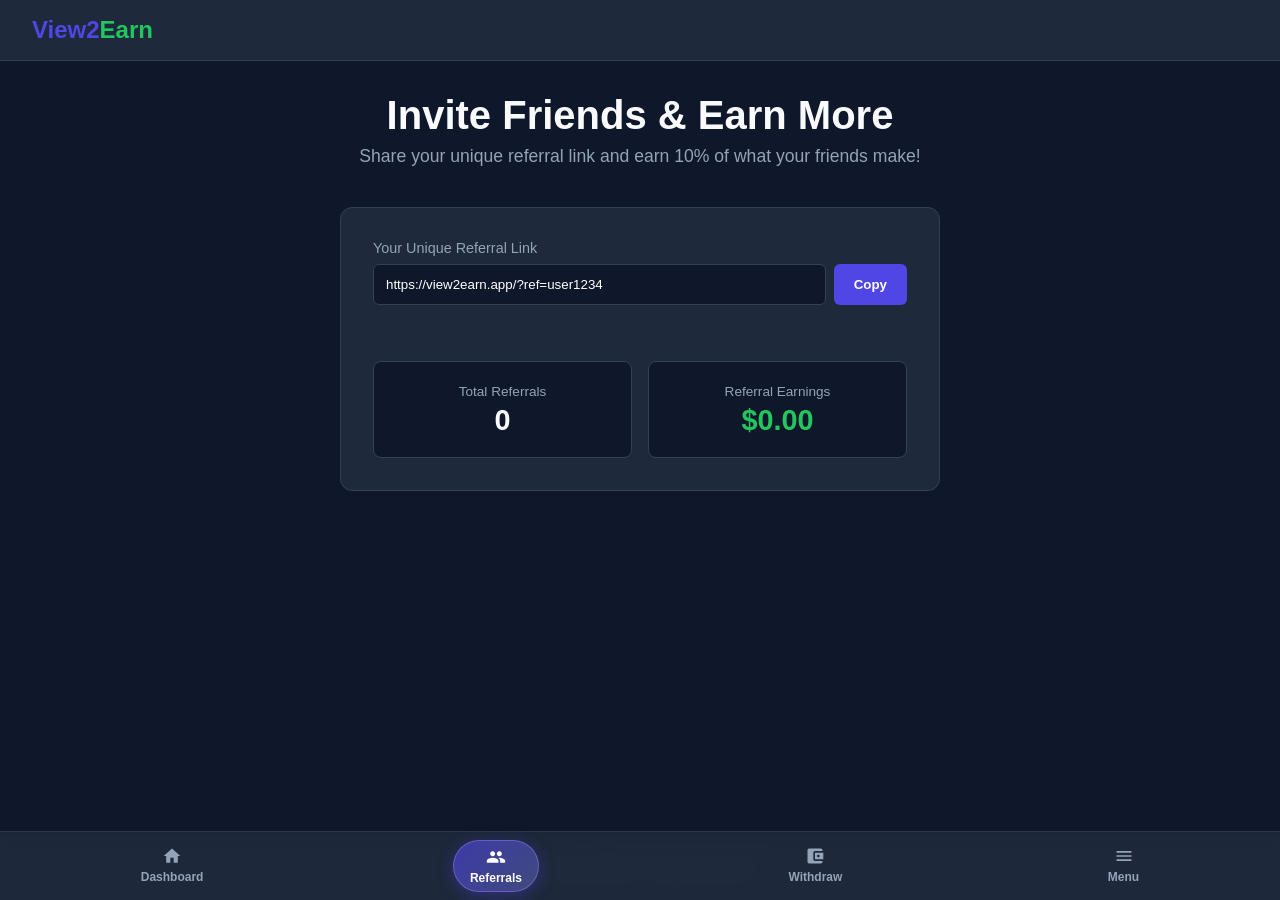
<file: referrals.html>
<!DOCTYPE html>
<html lang="en">
<head>
    <meta charset="UTF-8">
    <meta name="viewport" content="width=device-width, initial-scale=1.0">
    <title>View2Earn - Referral Program</title>
    <link rel="stylesheet" href="style.css">
</head>
<body>

    <header>
        <div class="logo">View2<span>Earn</span></div>
        
                <!-- Bottom Navigation Bar -->
    <nav class="bottom-nav">
        <a href="index.html" class="bottom-nav-item">
            <svg style="width: 20px; height: 20px; fill: currentColor;" viewBox="0 0 24 24"><path d="M10 20v-6h4v6h5v-8h3L12 3 2 12h3v8z"/></svg>
            Dashboard
        </a>
        <a href="referrals.html" class="bottom-nav-item active">
            <svg style="width: 20px; height: 20px; fill: currentColor;" viewBox="0 0 24 24"><path d="M16 11c1.66 0 2.99-1.34 2.99-3S17.66 5 16 5c-1.66 0-3 1.34-3 3s1.34 3 3 3zm-8 0c1.66 0 2.99-1.34 2.99-3S9.66 5 8 5C6.34 5 5 6.34 5 8s1.34 3 3 3zm0 2c-2.33 0-7 1.17-7 3.5V19h14v-2.5c0-2.33-4.67-3.5-7-3.5zm8 0c-.29 0-.62.02-.97.05 1.16.84 1.97 1.97 1.97 3.45V19h6v-2.5c0-2.33-4.67-3.5-7-3.5z"/></svg>
            Referrals
        </a>
        <a href="payout.html" class="bottom-nav-item">
            <svg style="width: 20px; height: 20px; fill: currentColor;" viewBox="0 0 24 24"><path d="M21 18v1c0 1.1-.9 2-2 2H5c-1.11 0-2-.9-2-2V5c0-1.1.89-2 2-2h14c1.1 0 2 .9 2 2v1h-9c-1.11 0-2 .9-2 2v8c0 1.1.89 2 2 2h9zm-9-2h10V8H12v8zm4-2.5c-.83 0-1.5-.67-1.5-1.5s.67-1.5 1.5-1.5 1.5.67 1.5 1.5-.67 1.5-1.5 1.5z"/></svg>
            Withdraw
        </a>
        <a href="menu.html" class="bottom-nav-item">
            <svg style="width: 20px; height: 20px; fill: currentColor;" viewBox="0 0 24 24"><path d="M3 18h18v-2H3v2zm0-5h18v-2H3v2zm0-7v2h18V6H3z"/></svg>
            Menu
        </a>
    </nav>


    </header>

    <main>
        <div class="hero">
            <h1>Invite Friends & Earn More</h1>
            <p>Share your unique referral link and earn 10% of what your friends make!</p>
        </div>

        <div style="max-width: 600px; margin: 0 auto; background-color: var(--card-bg); padding: 2rem; border-radius: 12px; border: 1px solid #334155;">
            
            <div style="margin-bottom: 1.5rem;">
                <label style="display: block; margin-bottom: 0.5rem; font-size: 0.9rem; color: var(--text-muted);">Your Unique Referral Link</label>
                <div style="display: flex; gap: 0.5rem;">
                    <input type="text" id="ref-link" value="https://view2earn.app/?ref=user1234" readonly style="flex: 1; padding: 0.75rem; border-radius: 6px; background-color: #0f172a; color: white; border: 1px solid #334155;">
                    <button onclick="copyRefLink()" class="watch-btn" style="width: auto; padding: 0.75rem 1.25rem; background-color: var(--primary);">Copy</button>
                </div>
                <p id="copy-msg" style="color: var(--accent); font-size: 0.8rem; margin-top: 0.5rem; height: 1rem;"></p>
            </div>

            <div style="display: grid; grid-template-columns: 1fr 1fr; gap: 1rem; text-align: center; margin-top: 2rem;">
                <div style="background-color: #0f172a; padding: 1.25rem; border-radius: 8px; border: 1px solid #334155;">
                    <span style="color: var(--text-muted); font-size: 0.85rem;">Total Referrals</span>
                    <h3 style="font-size: 1.8rem; margin-top: 0.25rem; color: var(--text);">0</h3>
                </div>
                <div style="background-color: #0f172a; padding: 1.25rem; border-radius: 8px; border: 1px solid #334155;">
                    <span style="color: var(--text-muted); font-size: 0.85rem;">Referral Earnings</span>
                    <h3 style="font-size: 1.8rem; margin-top: 0.25rem; color: var(--accent);">$0.00</h3>
                </div>
            </div>

        </div>
    </main>

    <footer>
        <p>&copy; 2026 View2Earn. All rights reserved.</p>
    </footer>

    <script>
        function copyRefLink() {
            const refInput = document.getElementById('ref-link');
            refInput.select();
            refInput.setSelectionRange(0, 99999); // For mobile devices
            navigator.clipboard.writeText(refInput.value);
            
            const msg = document.getElementById('copy-msg');
            msg.innerText = "Referral link copied to clipboard!";
            setTimeout(() => {
                msg.innerText = "";
            }, 3000);
        }
    </script>
</body>
</html>
</file>
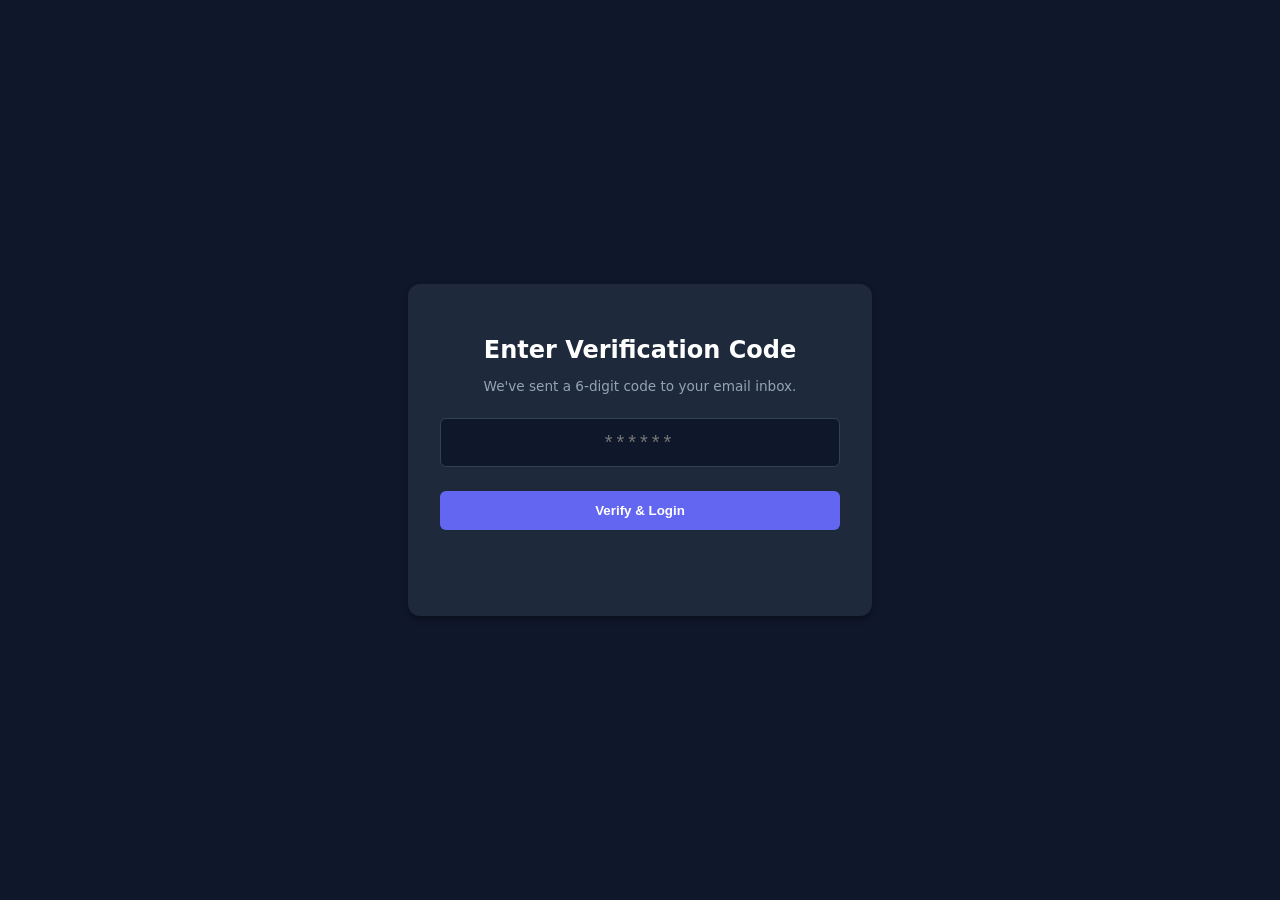
<file: verify.html>
<!DOCTYPE html>
<html lang="en">
<head>
    <meta charset="UTF-8">
    <meta name="viewport" content="width=device-width, initial-scale=1.0">
    <title>Verify Email - View2Earn</title>
    <style>
        body {
            background-color: #0f172a;
            color: #f8fafc;
            font-family: system-ui, -apple-system, sans-serif;
            display: flex;
            justify-content: center;
            align-items: center;
            height: 100vh;
            margin: 0;
        }
        .card {
            max-width: 400px;
            width: 100%;
            padding: 2rem;
            background: #1e293b;
            border-radius: 12px;
            box-shadow: 0 4px 6px rgba(0,0,0,0.3);
        }
        .watch-btn {
            width: 100%;
            padding: 0.75rem;
            background: #6366f1;
            color: white;
            border: none;
            border-radius: 6px;
            font-weight: bold;
            cursor: pointer;
            transition: background 0.2s;
        }
        .watch-btn:hover {
            background: #4f46e5;
        }
        input {
            width: 100%;
            padding: 0.75rem;
            border-radius: 6px;
            border: 1px solid #334155;
            background: #0f172a;
            color: #fff;
            box-sizing: border-box;
            text-align: center;
            font-size: 1.25rem;
            letter-spacing: 0.25rem;
        }
    </style>
</head>
<body>

    <div class="card">
        <h2 style="text-align: center; margin-bottom: 0.5rem; color: #fff;">Enter Verification Code</h2>
        <p style="text-align: center; font-size: 0.85rem; color: #94a3b8; margin-bottom: 1.5rem;">We've sent a 6-digit code to your email inbox.</p>

        <div style="margin-bottom: 1.5rem;">
            <input type="text" id="verification-code" placeholder="******" maxlength="6">
        </div>

        <button onclick="verifyCodeAndLogin()" class="watch-btn">Verify & Login</button>
        
        <p id="verify-msg" style="text-align: center; font-size: 0.85rem; height: 1.5rem; margin-top: 1rem;"></p>
    </div>

    <script>
        function verifyCodeAndLogin() {
            const userEnteredCode = document.getElementById('verification-code').value.trim();
            const expectedCode = localStorage.getItem('expectedCode');
            const email = localStorage.getItem('pendingEmail');
            const msg = document.getElementById('verify-msg');

            if (userEnteredCode === expectedCode && userEnteredCode !== '') {
                localStorage.setItem('userEmail', email);
                msg.style.color = "#22c55e";
                msg.innerText = "Email verified successfully! Logging in...";

                setTimeout(() => {
                    window.location.href = "index.html";
                }, 1000);
            } else {
                msg.style.color = "#ef4444";
                msg.innerText = "Invalid verification code. Try again.";
            }
        }
    </script>
</body>
</html>
</file>
<file: style.css>
:root {
    --primary: #4f46e5;
    --primary-hover: #4338ca;
    --bg: #0f172a;
    --card-bg: #1e293b;
    --text: #f8fafc;
    --text-muted: #94a3b8;
    --accent: #22c55e;
}

* {
    margin: 0;
    padding: 0;
    box-sizing: border-box;
    font-family: 'Segoe UI', Tahoma, Geneva, Verdana, sans-serif;
}

body {
    background-color: var(--bg);
    color: var(--text);
    min-height: 100vh;
    display: flex;
    flex-direction: column;
}

header {
    background-color: var(--card-bg);
    padding: 1rem 2rem;
    display: flex;
    justify-content: space-between;
    align-items: center;
    border-bottom: 1px solid #334155;
}

.logo {
    font-size: 1.5rem;
    font-weight: bold;
    color: var(--primary);
}

.logo span {
    color: var(--accent);
}

.wallet-badge {
    background-color: #334155;
    padding: 0.5rem 1rem;
    border-radius: 20px;
    font-weight: 600;
    font-size: 0.9rem;
}

.wallet-badge span {
    color: var(--accent);
}

main {
    flex: 1;
    max-width: 1200px;
    margin: 0 auto;
    padding: 2rem 1rem;
    width: 100%;
}

.hero {
    text-align: center;
    margin-bottom: 2.5rem;
}

.hero h1 {
    font-size: 2.5rem;
    margin-bottom: 0.5rem;
}

.hero p {
    color: var(--text-muted);
    font-size: 1.1rem;
}

.video-grid {
    display: grid;
    grid-template-columns: repeat(auto-fit, minmax(300px, 1fr));
    gap: 1.5rem;
}

.video-card {
    background-color: var(--card-bg);
    border-radius: 12px;
    overflow: hidden;
    border: 1px solid #334155;
    transition: transform 0.2s;
}

.video-card:hover {
    transform: translateY(-4px);
}

.video-thumbnail {
    height: 160px;
    background-color: #334155;
    display: flex;
    align-items: center;
    justify-content: center;
    position: relative;
    color: var(--text-muted);
    font-size: 0.9rem;
}

.reward-tag {
    position: absolute;
    top: 10px;
    right: 10px;
    background-color: var(--accent);
    color: #000;
    padding: 0.25rem 0.5rem;
    font-size: 0.75rem;
    font-weight: bold;
    border-radius: 4px;
}

.video-info {
    padding: 1.25rem;
}

.video-title {
    font-size: 1.1rem;
    margin-bottom: 1rem;
    font-weight: 600;
}

.watch-btn {
    width: 100%;
    background-color: var(--primary);
    color: white;
    border: none;
    padding: 0.75rem;
    border-radius: 6px;
    font-weight: bold;
    cursor: pointer;
    transition: background-color 0.2s;
}

.watch-btn:hover {
    background-color: var(--primary-hover);
}

footer {
    text-align: center;
    padding: 1.5rem;
    color: var(--text-muted);
    font-size: 0.85rem;
    border-top: 1px solid #334155;
    background-color: var(--card-bg);
}

/* Bottom Navigation Bar Styles */
.bottom-nav {
    position: fixed;
    bottom: 0;
    left: 0;
    width: 100%;
    background-color: var(--card-bg);
    border-top: 1px solid #334155;
    display: flex;
    justify-content: space-around;
    padding: 0.75rem 0;
    z-index: 1000;
}

/* Bottom Navigation Bar Styles with Smooth Liquid Glass Sliding */
.bottom-nav {
    position: fixed;
    bottom: 0;
    left: 0;
    width: 100%;
    background-color: rgba(30, 41, 59, 0.85);
    backdrop-filter: blur(12px);
    -webkit-backdrop-filter: blur(12px);
    border-top: 1px solid rgba(255, 255, 255, 0.08);
    display: flex;
    justify-content: space-around;
    padding: 0.5rem;
    z-index: 1000;
}

.bottom-nav-item {
    color: var(--text-muted);
    text-decoration: none;
    font-size: 0.75rem;
    display: flex;
    flex-direction: column;
    align-items: center;
    gap: 0.2rem;
    font-weight: 600;
    padding: 0.4rem 1rem;
    border-radius: 9999px; /* Pill shape */
    
    /* REMOVE THE TAP HIGHLIGHT FLASH */
    -webkit-tap-highlight-color: transparent;
    * {
    margin: 0;
    padding: 0;
    box-sizing: border-box;
    font-family: 'Segoe UI', Tahoma, Geneva, Verdana, sans-serif;
    -webkit-tap-highlight-color: transparent; /* Removes default tap flash globally */
}

    -webkit-touch-callout: none;
    -webkit-user-select: none;
    user-select: none;
    outline: none;

    /* Smooth transition for the liquid glass pill effect */
    transition: background 0.35s cubic-bezier(0.4, 0, 0.2, 1), 
                color 0.35s ease, 
                box-shadow 0.35s ease, 
                border 0.35s ease;
}

.bottom-nav-item svg {
    transition: transform 0.4s ease;
}

/* Liquid Glass Active State */
.bottom-nav-item.active {
    color: #ffffff;
    background: linear-gradient(135deg, rgba(79, 70, 229, 0.65), rgba(129, 140, 248, 0.35));
    backdrop-filter: blur(8px);
    -webkit-backdrop-filter: blur(8px);
    border: 1px solid rgba(167, 139, 250, 0.4);
    box-shadow: 0 4px 16px rgba(79, 70, 229, 0.35);
}

.bottom-nav-item:hover {
    color: var(--text);
}
</file>
